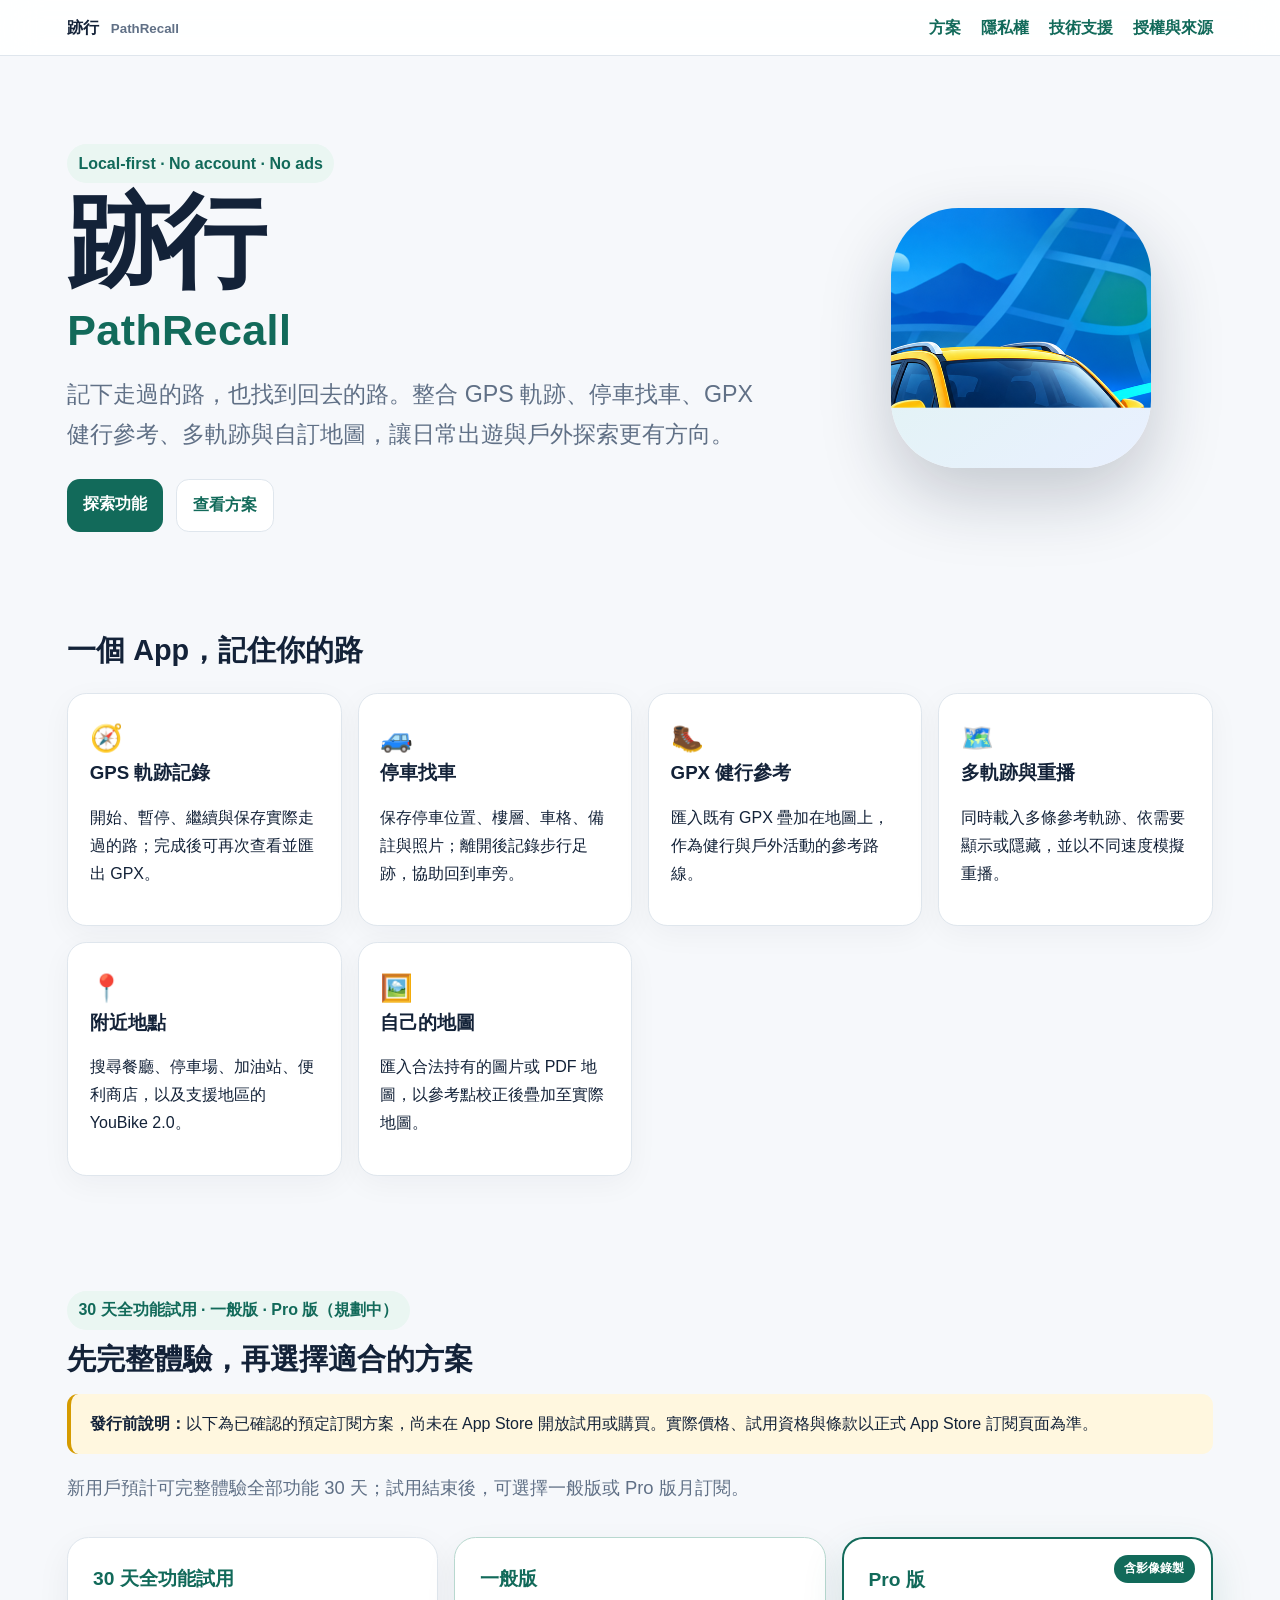
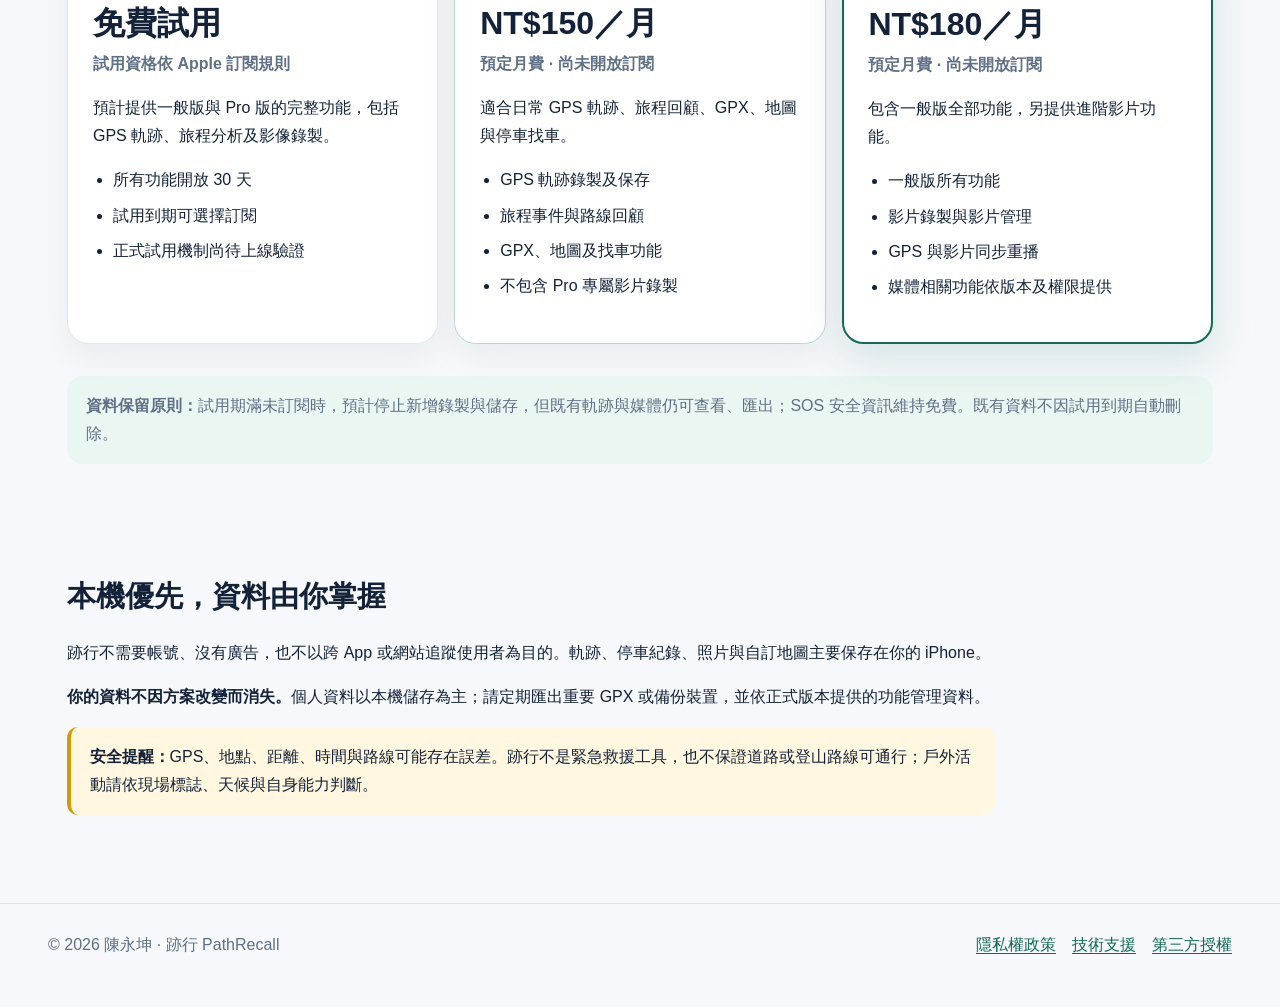
<file: index.html>
<!doctype html><html lang="zh-Hant"><head><meta charset="utf-8"><meta name="viewport" content="width=device-width,initial-scale=1"><title>跡行 PathRecall｜GPS 軌跡・找車・健行地圖</title><meta name="description" content="跡行 PathRecall：記下走過的路，也找到回去的路。GPS 軌跡、停車找車、GPX 健行、多軌跡與自訂地圖。"><link rel="canonical" href="https://chenyungkun.github.io/GPS-YK-Support/"><link rel="stylesheet" href="./assets/style.css"></head><body><a class="skip-link" href="#content">跳到主要內容</a><header class="site-header"><nav class="nav"><a class="brand" href="./">跡行 <small>PathRecall</small></a><a href="#plans">方案</a><a href="./privacy/">隱私權</a><a href="./support/">技術支援</a><a href="./licenses/">授權與來源</a></nav></header><main id="content"><section class="hero"><div><span class="eyebrow">Local-first · No account · No ads</span><h1>跡行<span>PathRecall</span></h1><p class="subtitle">記下走過的路，也找到回去的路。整合 GPS 軌跡、停車找車、GPX 健行參考、多軌跡與自訂地圖，讓日常出遊與戶外探索更有方向。</p><div class="actions"><a class="button" href="#features">探索功能</a><a class="button secondary" href="#plans">查看方案</a></div></div><div class="app-icon-frame"><img class="app-icon" src="./assets/app-icon.png" alt="跡行 PathRecall App 圖示"></div></section><section id="features"><h2>一個 App，記住你的路</h2><div class="grid"><article class="card"><div class="icon">🧭</div><h3>GPS 軌跡記錄</h3><p>開始、暫停、繼續與保存實際走過的路；完成後可再次查看並匯出 GPX。</p></article><article class="card"><div class="icon">🚙</div><h3>停車找車</h3><p>保存停車位置、樓層、車格、備註與照片；離開後記錄步行足跡，協助回到車旁。</p></article><article class="card"><div class="icon">🥾</div><h3>GPX 健行參考</h3><p>匯入既有 GPX 疊加在地圖上，作為健行與戶外活動的參考路線。</p></article><article class="card"><div class="icon">🗺️</div><h3>多軌跡與重播</h3><p>同時載入多條參考軌跡、依需要顯示或隱藏，並以不同速度模擬重播。</p></article><article class="card"><div class="icon">📍</div><h3>附近地點</h3><p>搜尋餐廳、停車場、加油站、便利商店，以及支援地區的 YouBike 2.0。</p></article><article class="card"><div class="icon">🖼️</div><h3>自己的地圖</h3><p>匯入合法持有的圖片或 PDF 地圖，以參考點校正後疊加至實際地圖。</p></article></div></section><section id="plans" class="plans"><span class="eyebrow">30 天全功能試用 · 一般版 · Pro 版（規劃中）</span><h2>先完整體驗，再選擇適合的方案</h2><p class="notice"><strong>發行前說明：</strong>以下為已確認的預定訂閱方案，尚未在 App Store 開放試用或購買。實際價格、試用資格與條款以正式 App Store 訂閱頁面為準。</p><p class="lead">新用戶預計可完整體驗全部功能 30 天；試用結束後，可選擇一般版或 Pro 版月訂閱。</p><div class="plan-grid"><article class="plan-card"><div class="plan-name">30 天全功能試用</div><div class="plan-price">免費試用</div><div class="annual">試用資格依 Apple 訂閱規則</div><p>預計提供一般版與 Pro 版的完整功能，包括 GPS 軌跡、旅程分析及影像錄製。</p><ul><li>所有功能開放 30 天</li><li>試用到期可選擇訂閱</li><li>正式試用機制尚待上線驗證</li></ul></article><article class="plan-card plus"><div class="plan-name">一般版</div><div class="plan-price">NT$150／月</div><div class="annual">預定月費 · 尚未開放訂閱</div><p>適合日常 GPS 軌跡、旅程回顧、GPX、地圖與停車找車。</p><ul><li>GPS 軌跡錄製及保存</li><li>旅程事件與路線回顧</li><li>GPX、地圖及找車功能</li><li>不包含 Pro 專屬影片錄製</li></ul></article><article class="plan-card pro"><div class="plan-badge">含影像錄製</div><div class="plan-name">Pro 版</div><div class="plan-price">NT$180／月</div><div class="annual">預定月費 · 尚未開放訂閱</div><p>包含一般版全部功能，另提供進階影片功能。</p><ul><li>一般版所有功能</li><li>影片錄製與影片管理</li><li>GPS 與影片同步重播</li><li>媒體相關功能依版本及權限提供</li></ul></article></div><p class="plan-note"><strong>資料保留原則：</strong>試用期滿未訂閱時，預計停止新增錄製與儲存，但既有軌跡與媒體仍可查看、匯出；SOS 安全資訊維持免費。既有資料不因試用到期自動刪除。</p></section><section class="text"><h2>本機優先，資料由你掌握</h2><p>跡行不需要帳號、沒有廣告，也不以跨 App 或網站追蹤使用者為目的。軌跡、停車紀錄、照片與自訂地圖主要保存在你的 iPhone。</p><p><strong>你的資料不因方案改變而消失。</strong>個人資料以本機儲存為主；請定期匯出重要 GPX 或備份裝置，並依正式版本提供的功能管理資料。</p><p class="notice"><strong>安全提醒：</strong>GPS、地點、距離、時間與路線可能存在誤差。跡行不是緊急救援工具，也不保證道路或登山路線可通行；戶外活動請依現場標誌、天候與自身能力判斷。</p></section></main><footer><div class="footer-inner"><span>© 2026 陳永坤 · 跡行 PathRecall</span><a href="./privacy/">隱私權政策</a><a href="./support/">技術支援</a><a href="./licenses/">第三方授權</a></div></footer></body></html>
</file>
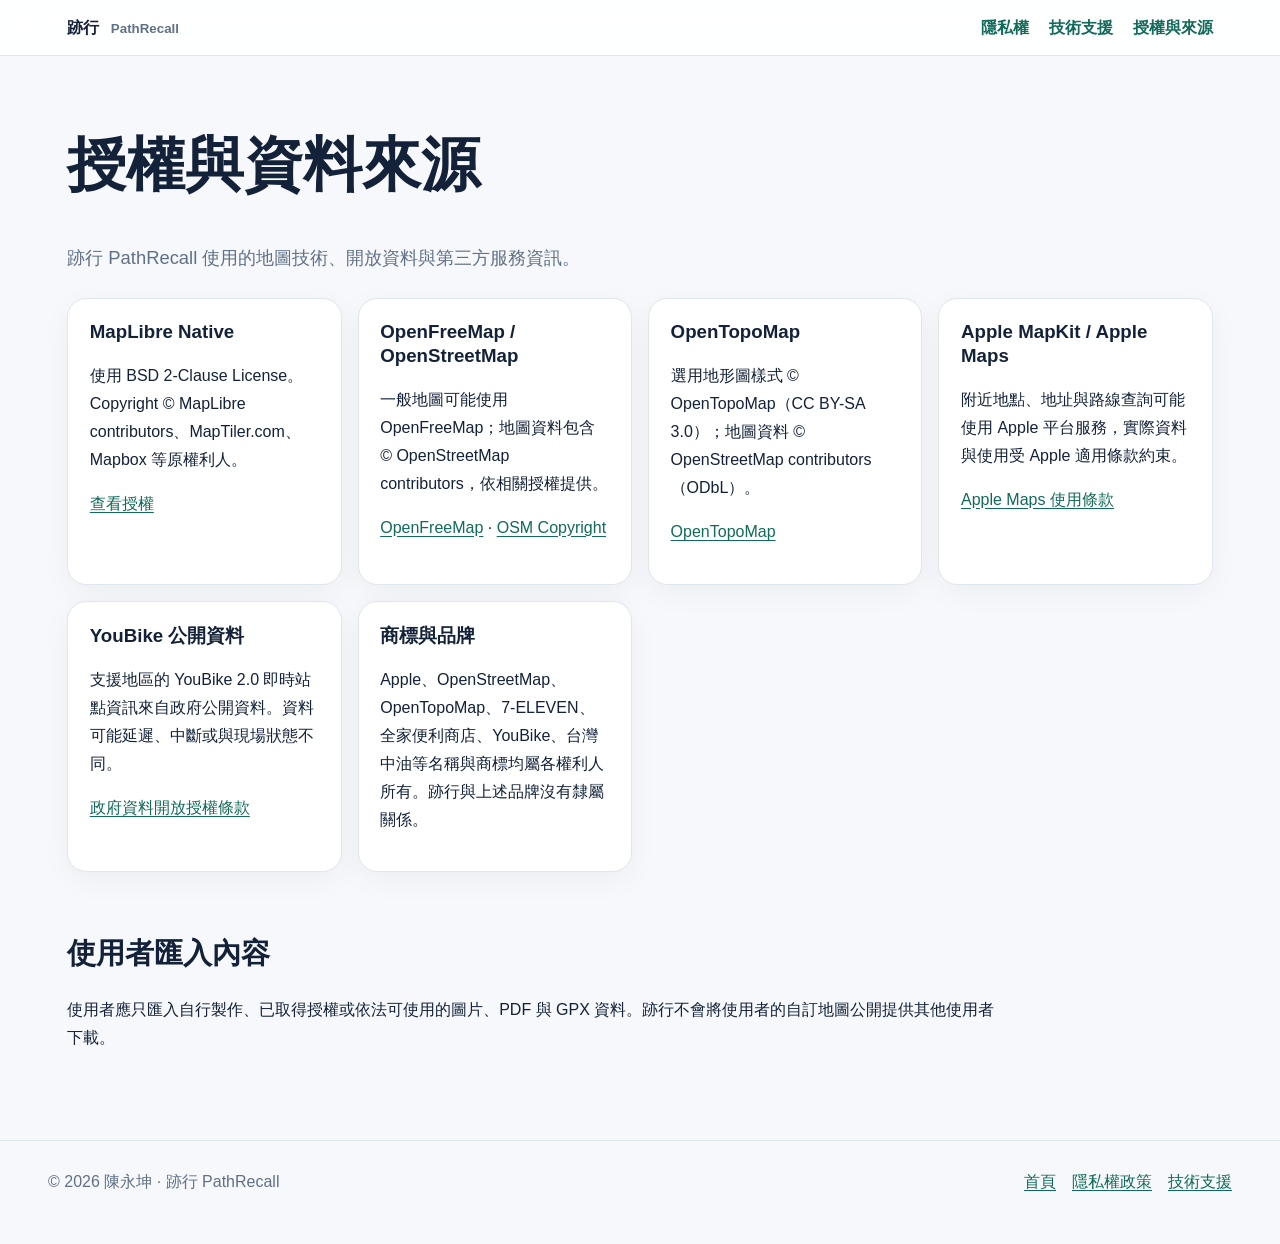
<file: licenses/index.html>
<!doctype html><html lang="zh-Hant"><head><meta charset="utf-8"><meta name="viewport" content="width=device-width,initial-scale=1"><title>跡行 PathRecall｜授權與資料來源</title><meta name="description" content="跡行 PathRecall 第三方授權與地圖、開放資料來源。"><link rel="canonical" href="https://chenyungkun.github.io/GPS-YK-Support/licenses/"><link rel="stylesheet" href="../assets/style.css"></head><body><header class="site-header"><nav class="nav"><a class="brand" href="../">跡行 <small>PathRecall</small></a><a href="../privacy/">隱私權</a><a href="../support/">技術支援</a><a aria-current="page" href="./">授權與來源</a></nav></header><main><h1>授權與資料來源</h1><p class="lead">跡行 PathRecall 使用的地圖技術、開放資料與第三方服務資訊。</p><div class="grid"><article class="card"><h3>MapLibre Native</h3><p>使用 BSD 2-Clause License。Copyright © MapLibre contributors、MapTiler.com、Mapbox 等原權利人。</p><p><a href="https://github.com/maplibre/maplibre-native/blob/main/LICENSE.md">查看授權</a></p></article><article class="card"><h3>OpenFreeMap / OpenStreetMap</h3><p>一般地圖可能使用 OpenFreeMap；地圖資料包含 © OpenStreetMap contributors，依相關授權提供。</p><p><a href="https://openfreemap.org/">OpenFreeMap</a> · <a href="https://www.openstreetmap.org/copyright">OSM Copyright</a></p></article><article class="card"><h3>OpenTopoMap</h3><p>選用地形圖樣式 © OpenTopoMap（CC BY-SA 3.0）；地圖資料 © OpenStreetMap contributors（ODbL）。</p><p><a href="https://opentopomap.org/">OpenTopoMap</a></p></article><article class="card"><h3>Apple MapKit / Apple Maps</h3><p>附近地點、地址與路線查詢可能使用 Apple 平台服務，實際資料與使用受 Apple 適用條款約束。</p><p><a href="https://www.apple.com/legal/internet-services/maps/terms-zh-tw.html">Apple Maps 使用條款</a></p></article><article class="card"><h3>YouBike 公開資料</h3><p>支援地區的 YouBike 2.0 即時站點資訊來自政府公開資料。資料可能延遲、中斷或與現場狀態不同。</p><p><a href="https://data.gov.tw/license">政府資料開放授權條款</a></p></article><article class="card"><h3>商標與品牌</h3><p>Apple、OpenStreetMap、OpenTopoMap、7-ELEVEN、全家便利商店、YouBike、台灣中油等名稱與商標均屬各權利人所有。跡行與上述品牌沒有隸屬關係。</p></article></div><section class="text"><h2>使用者匯入內容</h2><p>使用者應只匯入自行製作、已取得授權或依法可使用的圖片、PDF 與 GPX 資料。跡行不會將使用者的自訂地圖公開提供其他使用者下載。</p></section></main><footer><div class="footer-inner"><span>© 2026 陳永坤 · 跡行 PathRecall</span><a href="../">首頁</a><a href="../privacy/">隱私權政策</a><a href="../support/">技術支援</a></div></footer></body></html>
</file>
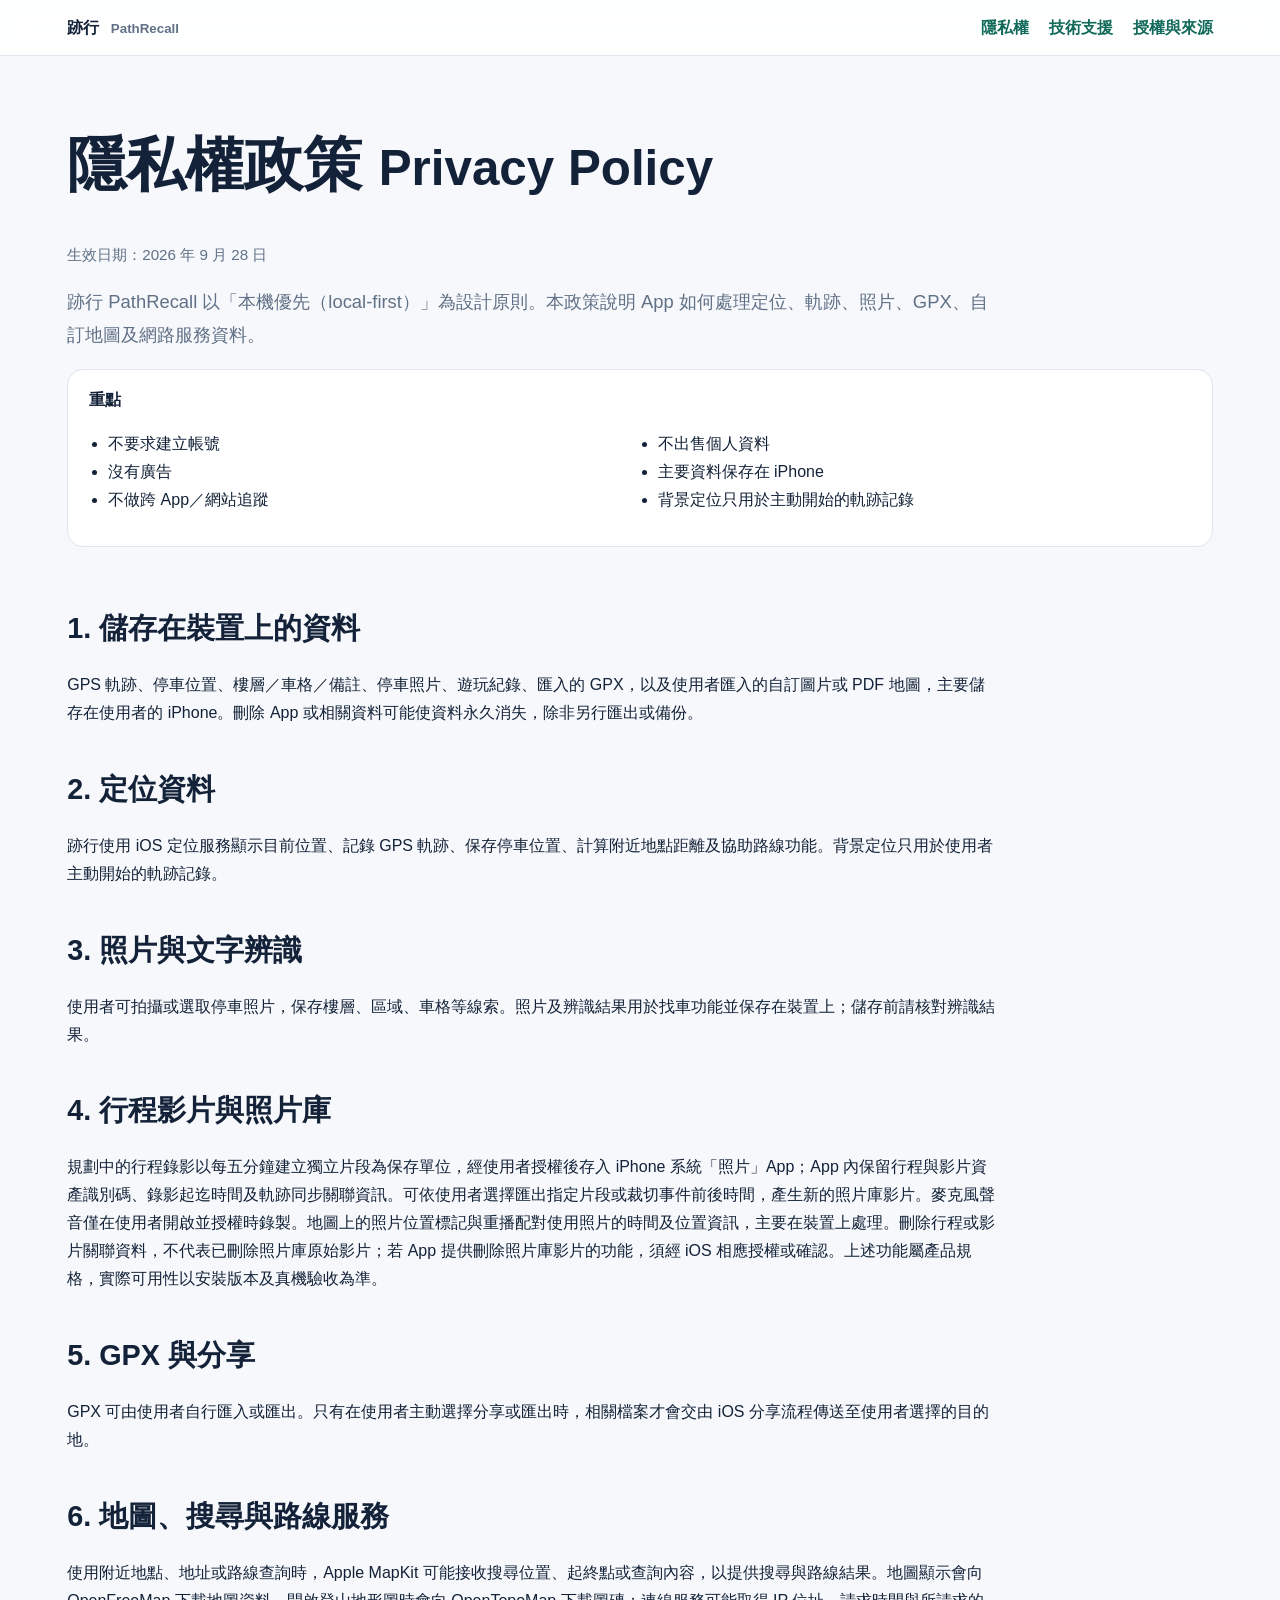
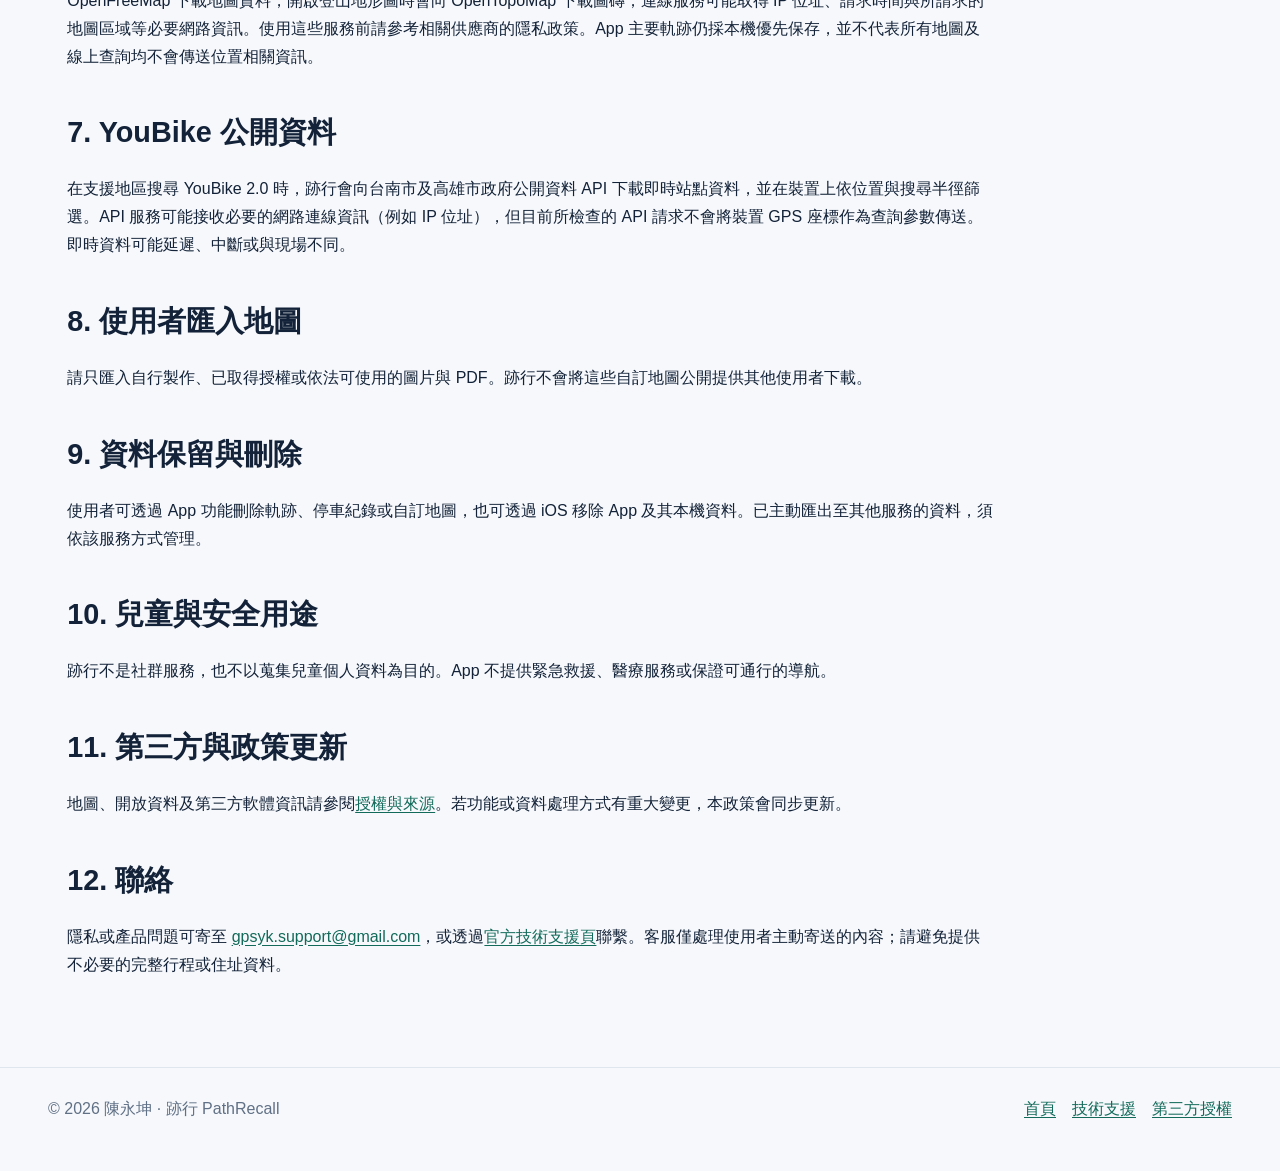
<file: privacy/index.html>
<!doctype html><html lang="zh-Hant"><head><meta charset="utf-8"><meta name="viewport" content="width=device-width,initial-scale=1"><title>跡行 PathRecall｜隱私權政策</title><meta name="description" content="跡行 PathRecall 隱私權政策：定位、軌跡、照片、GPX、自訂地圖與網路服務資料處理說明。"><link rel="canonical" href="https://chenyungkun.github.io/GPS-YK-Support/privacy/"><link rel="stylesheet" href="../assets/style.css"></head><body><header class="site-header"><nav class="nav"><a class="brand" href="../">跡行 <small>PathRecall</small></a><a aria-current="page" href="./">隱私權</a><a href="../support/">技術支援</a><a href="../licenses/">授權與來源</a></nav></header><main><h1>隱私權政策 <small>Privacy Policy</small></h1><p class="meta">生效日期：2026 年 9 月 28 日</p><p class="lead">跡行 PathRecall 以「本機優先（local-first）」為設計原則。本政策說明 App 如何處理定位、軌跡、照片、GPX、自訂地圖及網路服務資料。</p><nav class="contents"><strong>重點</strong><ul><li>不要求建立帳號</li><li>沒有廣告</li><li>不做跨 App／網站追蹤</li><li>不出售個人資料</li><li>主要資料保存在 iPhone</li><li>背景定位只用於主動開始的軌跡記錄</li></ul></nav><section class="text"><h2>1. 儲存在裝置上的資料</h2><p>GPS 軌跡、停車位置、樓層／車格／備註、停車照片、遊玩紀錄、匯入的 GPX，以及使用者匯入的自訂圖片或 PDF 地圖，主要儲存在使用者的 iPhone。刪除 App 或相關資料可能使資料永久消失，除非另行匯出或備份。</p><h2>2. 定位資料</h2><p>跡行使用 iOS 定位服務顯示目前位置、記錄 GPS 軌跡、保存停車位置、計算附近地點距離及協助路線功能。背景定位只用於使用者主動開始的軌跡記錄。</p><h2>3. 照片與文字辨識</h2><p>使用者可拍攝或選取停車照片，保存樓層、區域、車格等線索。照片及辨識結果用於找車功能並保存在裝置上；儲存前請核對辨識結果。</p><h2>4. 行程影片與照片庫</h2><p>規劃中的行程錄影以每五分鐘建立獨立片段為保存單位，經使用者授權後存入 iPhone 系統「照片」App；App 內保留行程與影片資產識別碼、錄影起迄時間及軌跡同步關聯資訊。可依使用者選擇匯出指定片段或裁切事件前後時間，產生新的照片庫影片。麥克風聲音僅在使用者開啟並授權時錄製。地圖上的照片位置標記與重播配對使用照片的時間及位置資訊，主要在裝置上處理。刪除行程或影片關聯資料，不代表已刪除照片庫原始影片；若 App 提供刪除照片庫影片的功能，須經 iOS 相應授權或確認。上述功能屬產品規格，實際可用性以安裝版本及真機驗收為準。</p><h2>5. GPX 與分享</h2><p>GPX 可由使用者自行匯入或匯出。只有在使用者主動選擇分享或匯出時，相關檔案才會交由 iOS 分享流程傳送至使用者選擇的目的地。</p><h2>6. 地圖、搜尋與路線服務</h2><p>使用附近地點、地址或路線查詢時，Apple MapKit 可能接收搜尋位置、起終點或查詢內容，以提供搜尋與路線結果。地圖顯示會向 OpenFreeMap 下載地圖資料，開啟登山地形圖時會向 OpenTopoMap 下載圖磚；連線服務可能取得 IP 位址、請求時間與所請求的地圖區域等必要網路資訊。使用這些服務前請參考相關供應商的隱私政策。App 主要軌跡仍採本機優先保存，並不代表所有地圖及線上查詢均不會傳送位置相關資訊。</p><h2>7. YouBike 公開資料</h2><p>在支援地區搜尋 YouBike 2.0 時，跡行會向台南市及高雄市政府公開資料 API 下載即時站點資料，並在裝置上依位置與搜尋半徑篩選。API 服務可能接收必要的網路連線資訊（例如 IP 位址），但目前所檢查的 API 請求不會將裝置 GPS 座標作為查詢參數傳送。即時資料可能延遲、中斷或與現場不同。</p><h2>8. 使用者匯入地圖</h2><p>請只匯入自行製作、已取得授權或依法可使用的圖片與 PDF。跡行不會將這些自訂地圖公開提供其他使用者下載。</p><h2>9. 資料保留與刪除</h2><p>使用者可透過 App 功能刪除軌跡、停車紀錄或自訂地圖，也可透過 iOS 移除 App 及其本機資料。已主動匯出至其他服務的資料，須依該服務方式管理。</p><h2>10. 兒童與安全用途</h2><p>跡行不是社群服務，也不以蒐集兒童個人資料為目的。App 不提供緊急救援、醫療服務或保證可通行的導航。</p><h2>11. 第三方與政策更新</h2><p>地圖、開放資料及第三方軟體資訊請參閱<a href="../licenses/">授權與來源</a>。若功能或資料處理方式有重大變更，本政策會同步更新。</p><h2>12. 聯絡</h2><p>隱私或產品問題可寄至 <a href="mailto:gpsyk.support@gmail.com">gpsyk.support@gmail.com</a>，或透過<a href="../support/">官方技術支援頁</a>聯繫。客服僅處理使用者主動寄送的內容；請避免提供不必要的完整行程或住址資料。</p></section></main><footer><div class="footer-inner"><span>© 2026 陳永坤 · 跡行 PathRecall</span><a href="../">首頁</a><a href="../support/">技術支援</a><a href="../licenses/">第三方授權</a></div></footer></body></html>
</file>
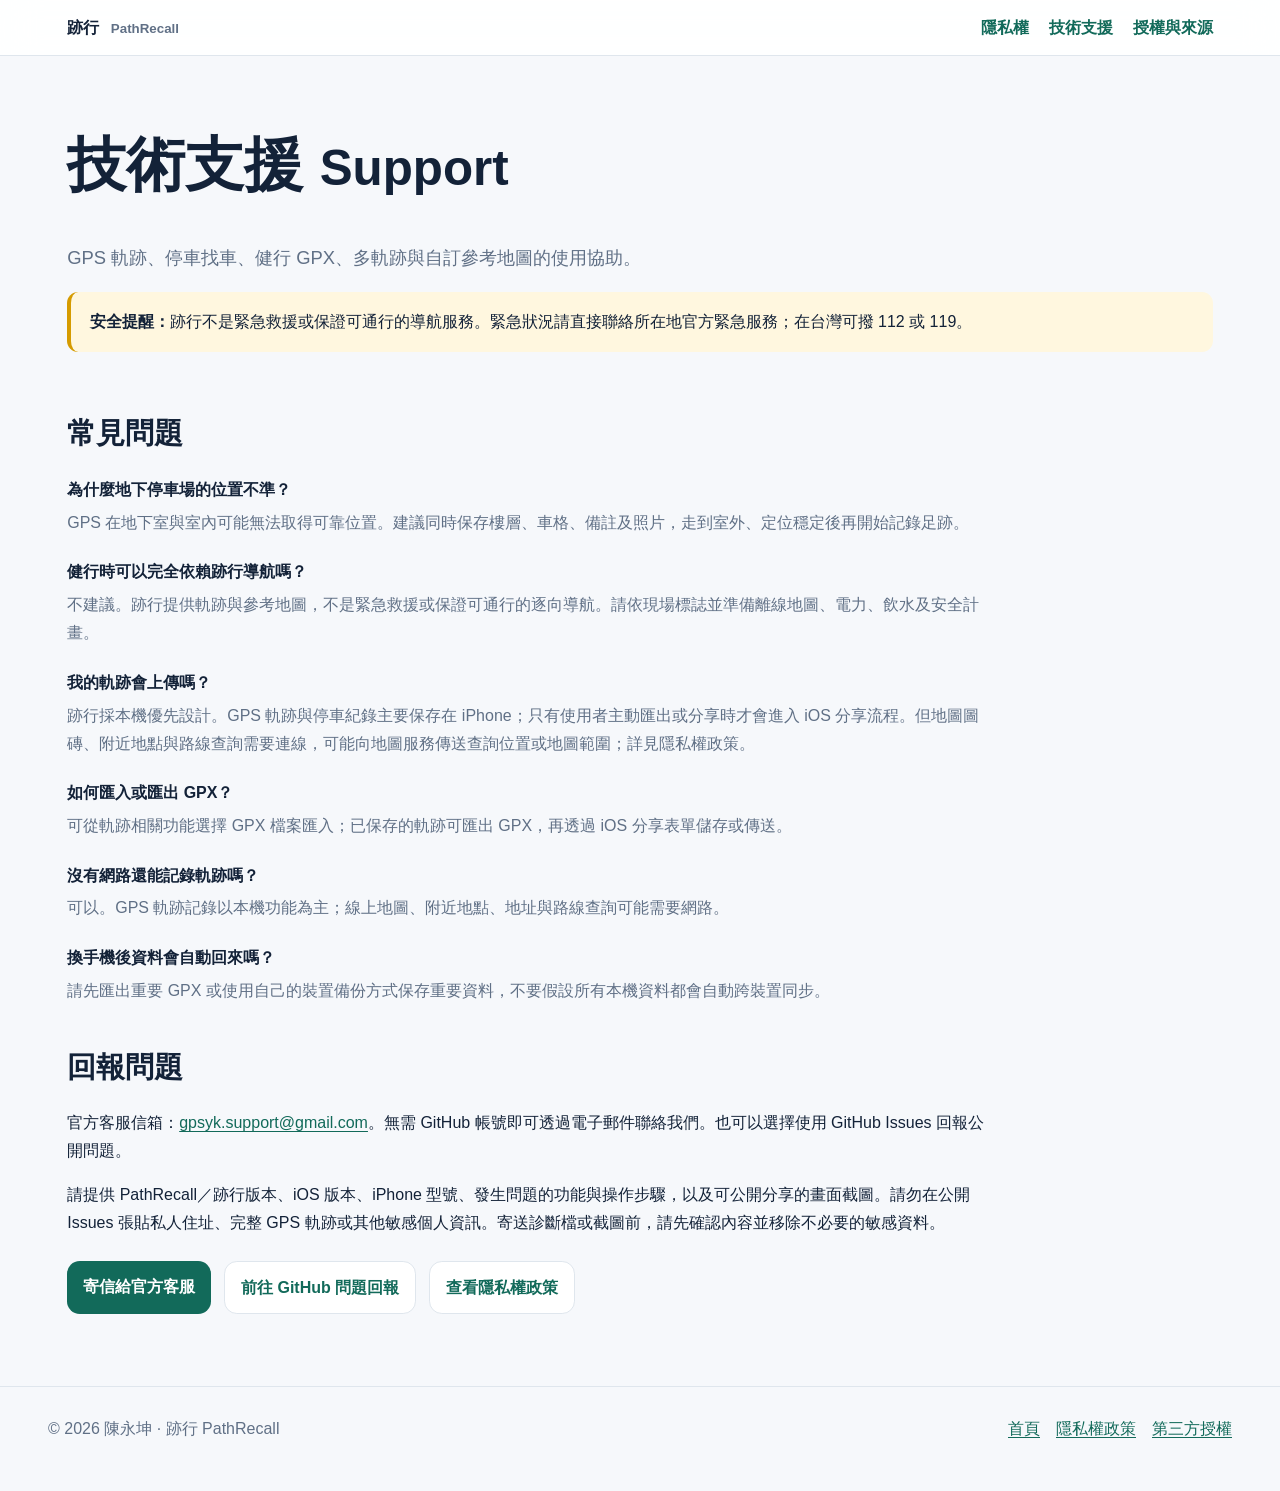
<file: support/index.html>
<!doctype html><html lang="zh-Hant"><head><meta charset="utf-8"><meta name="viewport" content="width=device-width,initial-scale=1"><title>跡行 PathRecall｜技術支援</title><meta name="description" content="跡行 PathRecall 技術支援與常見問題。"><link rel="canonical" href="https://chenyungkun.github.io/GPS-YK-Support/support/"><link rel="stylesheet" href="../assets/style.css"></head><body><header class="site-header"><nav class="nav"><a class="brand" href="../">跡行 <small>PathRecall</small></a><a href="../privacy/">隱私權</a><a aria-current="page" href="./">技術支援</a><a href="../licenses/">授權與來源</a></nav></header><main><h1>技術支援 <small>Support</small></h1><p class="lead">GPS 軌跡、停車找車、健行 GPX、多軌跡與自訂參考地圖的使用協助。</p><p class="notice"><strong>安全提醒：</strong>跡行不是緊急救援或保證可通行的導航服務。緊急狀況請直接聯絡所在地官方緊急服務；在台灣可撥 112 或 119。</p><section class="text"><h2>常見問題</h2><dl><dt>為什麼地下停車場的位置不準？</dt><dd>GPS 在地下室與室內可能無法取得可靠位置。建議同時保存樓層、車格、備註及照片，走到室外、定位穩定後再開始記錄足跡。</dd><dt>健行時可以完全依賴跡行導航嗎？</dt><dd>不建議。跡行提供軌跡與參考地圖，不是緊急救援或保證可通行的逐向導航。請依現場標誌並準備離線地圖、電力、飲水及安全計畫。</dd><dt>我的軌跡會上傳嗎？</dt><dd>跡行採本機優先設計。GPS 軌跡與停車紀錄主要保存在 iPhone；只有使用者主動匯出或分享時才會進入 iOS 分享流程。但地圖圖磚、附近地點與路線查詢需要連線，可能向地圖服務傳送查詢位置或地圖範圍；詳見隱私權政策。</dd><dt>如何匯入或匯出 GPX？</dt><dd>可從軌跡相關功能選擇 GPX 檔案匯入；已保存的軌跡可匯出 GPX，再透過 iOS 分享表單儲存或傳送。</dd><dt>沒有網路還能記錄軌跡嗎？</dt><dd>可以。GPS 軌跡記錄以本機功能為主；線上地圖、附近地點、地址與路線查詢可能需要網路。</dd><dt>換手機後資料會自動回來嗎？</dt><dd>請先匯出重要 GPX 或使用自己的裝置備份方式保存重要資料，不要假設所有本機資料都會自動跨裝置同步。</dd></dl><h2>回報問題</h2><p>官方客服信箱：<a href="mailto:gpsyk.support@gmail.com">gpsyk.support@gmail.com</a>。無需 GitHub 帳號即可透過電子郵件聯絡我們。也可以選擇使用 GitHub Issues 回報公開問題。</p><p>請提供 PathRecall／跡行版本、iOS 版本、iPhone 型號、發生問題的功能與操作步驟，以及可公開分享的畫面截圖。請勿在公開 Issues 張貼私人住址、完整 GPS 軌跡或其他敏感個人資訊。寄送診斷檔或截圖前，請先確認內容並移除不必要的敏感資料。</p><div class="actions"><a class="button" href="mailto:gpsyk.support@gmail.com?subject=GPS-YK%20%E8%B7%A1%E8%A1%8C%20%E5%AE%A2%E6%9C%8D">寄信給官方客服</a><a class="button secondary" href="https://github.com/ChenYungKun/GPS-YK-Support/issues">前往 GitHub 問題回報</a><a class="button secondary" href="../privacy/">查看隱私權政策</a></div></section></main><footer><div class="footer-inner"><span>© 2026 陳永坤 · 跡行 PathRecall</span><a href="../">首頁</a><a href="../privacy/">隱私權政策</a><a href="../licenses/">第三方授權</a></div></footer></body></html>
</file>
<file: assets/style.css>
:root{color-scheme:light dark;--bg:#f6f8fb;--surface:#fff;--text:#132238;--muted:#607086;--accent:#126a5a;--accent2:#1d8d76;--line:#dfe6ed;--soft:#eaf6f2;--warn:#fff7df;font-family:-apple-system,BlinkMacSystemFont,"Segoe UI","Noto Sans TC",sans-serif}*{box-sizing:border-box}html{scroll-behavior:smooth}body{margin:0;background:var(--bg);color:var(--text);line-height:1.75}a{color:var(--accent);text-underline-offset:.2em}.skip-link{position:absolute;left:-9999px}.skip-link:focus{left:1rem;top:1rem;z-index:9;background:var(--surface);padding:.6rem 1rem;border-radius:.7rem}.site-header{position:sticky;top:0;z-index:5;background:rgba(255,255,255,.9);backdrop-filter:blur(18px);border-bottom:1px solid var(--line)}.nav{max-width:74rem;margin:auto;padding:.85rem 1.2rem;display:flex;gap:1.25rem;align-items:center;flex-wrap:wrap}.brand{font-weight:850;color:var(--text);text-decoration:none;margin-right:auto}.brand small{font-weight:600;color:var(--muted);margin-left:.45rem}.nav a:not(.brand){font-weight:700;text-decoration:none}main{max-width:74rem;margin:auto;padding:2rem 1.2rem 4.5rem}.hero{min-height:480px;display:grid;grid-template-columns:1.3fr .7fr;gap:3rem;align-items:center;padding:3.5rem 0}.eyebrow{display:inline-block;padding:.35rem .7rem;border-radius:999px;background:var(--soft);color:var(--accent);font-weight:800}.hero h1{font-size:clamp(3.2rem,9vw,6.4rem);letter-spacing:-.05em;line-height:.95;margin:.6rem 0 1rem}.hero h1 span{display:block;font-size:.42em;letter-spacing:.01em;color:var(--accent);margin-top:.45em}.subtitle{font-size:clamp(1.15rem,2vw,1.45rem);color:var(--muted);max-width:45rem}.app-icon-frame{width:min(260px,55vw);aspect-ratio:1;justify-self:center;border-radius:26%;overflow:hidden;box-shadow:0 28px 70px rgba(19,34,56,.22);background:linear-gradient(145deg,#dff5ef,#e9f0ff)}.app-icon{width:100%;height:100%;display:block;object-fit:cover;transform:scale(2);transform-origin:50% 0}.actions{display:flex;gap:.8rem;flex-wrap:wrap;margin-top:1.5rem}.button{display:inline-block;padding:.72rem 1rem;border-radius:.8rem;background:var(--accent);color:#fff;text-decoration:none;font-weight:800}.button.secondary{background:var(--surface);color:var(--accent);border:1px solid var(--line)}h1,h2,h3{line-height:1.25}h1{font-size:clamp(2.2rem,6vw,3.7rem)}h2{margin-top:2.8rem;font-size:1.8rem}.lead{font-size:1.15rem;color:var(--muted);max-width:58rem}.grid{display:grid;grid-template-columns:repeat(auto-fit,minmax(240px,1fr));gap:1rem;margin:1.5rem 0}.card{background:var(--surface);border:1px solid var(--line);border-radius:1.2rem;padding:1.35rem;box-shadow:0 8px 30px rgba(19,34,56,.045)}.card h3{margin-top:0}.card .icon{font-size:1.65rem}.plans{margin-top:5rem;padding:2.2rem 0}.plans h2{margin:.75rem 0 .4rem}.plan-grid{display:grid;grid-template-columns:repeat(3,1fr);gap:1rem;margin:2rem 0}.plan-card{position:relative;background:var(--surface);border:1px solid var(--line);border-radius:1.35rem;padding:1.55rem;box-shadow:0 12px 34px rgba(19,34,56,.06)}.plan-card.pro{border:2px solid var(--accent);box-shadow:0 16px 42px rgba(18,106,90,.14)}.plan-card.plus{border-color:#b8d8cf}.plan-name{font-size:1.2rem;font-weight:900;color:var(--accent)}.plan-price{font-size:2rem;font-weight:900;line-height:1.2;margin:.5rem 0}.plan-price small{font-size:.9rem;color:var(--muted);font-weight:700}.annual{font-weight:800;color:var(--muted)}.plan-card ul{padding-left:1.25rem}.plan-card li{margin:.45rem 0}.plan-badge{position:absolute;right:1rem;top:1rem;background:var(--accent);color:#fff;border-radius:999px;padding:.2rem .65rem;font-size:.78rem;font-weight:850}.plan-note{background:var(--soft);border-radius:1rem;padding:1rem 1.2rem;color:var(--muted)}.notice{background:var(--warn);border-left:.3rem solid #d59b00;padding:1rem 1.15rem;border-radius:.7rem}.meta{color:var(--muted);font-size:.95rem}.contents{background:var(--surface);border:1px solid var(--line);border-radius:1rem;padding:1rem 1.3rem}.contents ul{columns:2;padding-left:1.2rem}section.text{max-width:58rem;margin-top:4rem}dt{font-weight:800;margin-top:1.35rem}dd{margin:.3rem 0 0;color:var(--muted)}footer{border-top:1px solid var(--line);padding:1.7rem 1.2rem 3rem;color:var(--muted)}.footer-inner{max-width:74rem;margin:auto;display:flex;gap:1rem;flex-wrap:wrap}.footer-inner span{margin-right:auto}@media(max-width:800px){.plan-grid{grid-template-columns:1fr}}@media(max-width:700px){.hero{grid-template-columns:1fr;min-height:auto;padding:2.5rem 0}.app-icon-frame{grid-row:1;width:130px;justify-self:start}.contents ul{columns:1}.nav{gap:.75rem}.brand small{display:none}}@media(prefers-color-scheme:dark){:root{--bg:#0d151b;--surface:#15212b;--text:#eef5f7;--muted:#adbdc8;--accent:#72d6bd;--accent2:#8be4ce;--line:#2b3b47;--soft:#17352f;--warn:#342d16}.site-header{background:rgba(13,21,27,.9)}.button{color:#08241e}.button.secondary{color:var(--accent)}.plan-badge{color:#08241e}}@media(prefers-reduced-motion:reduce){html{scroll-behavior:auto}}
</file>
